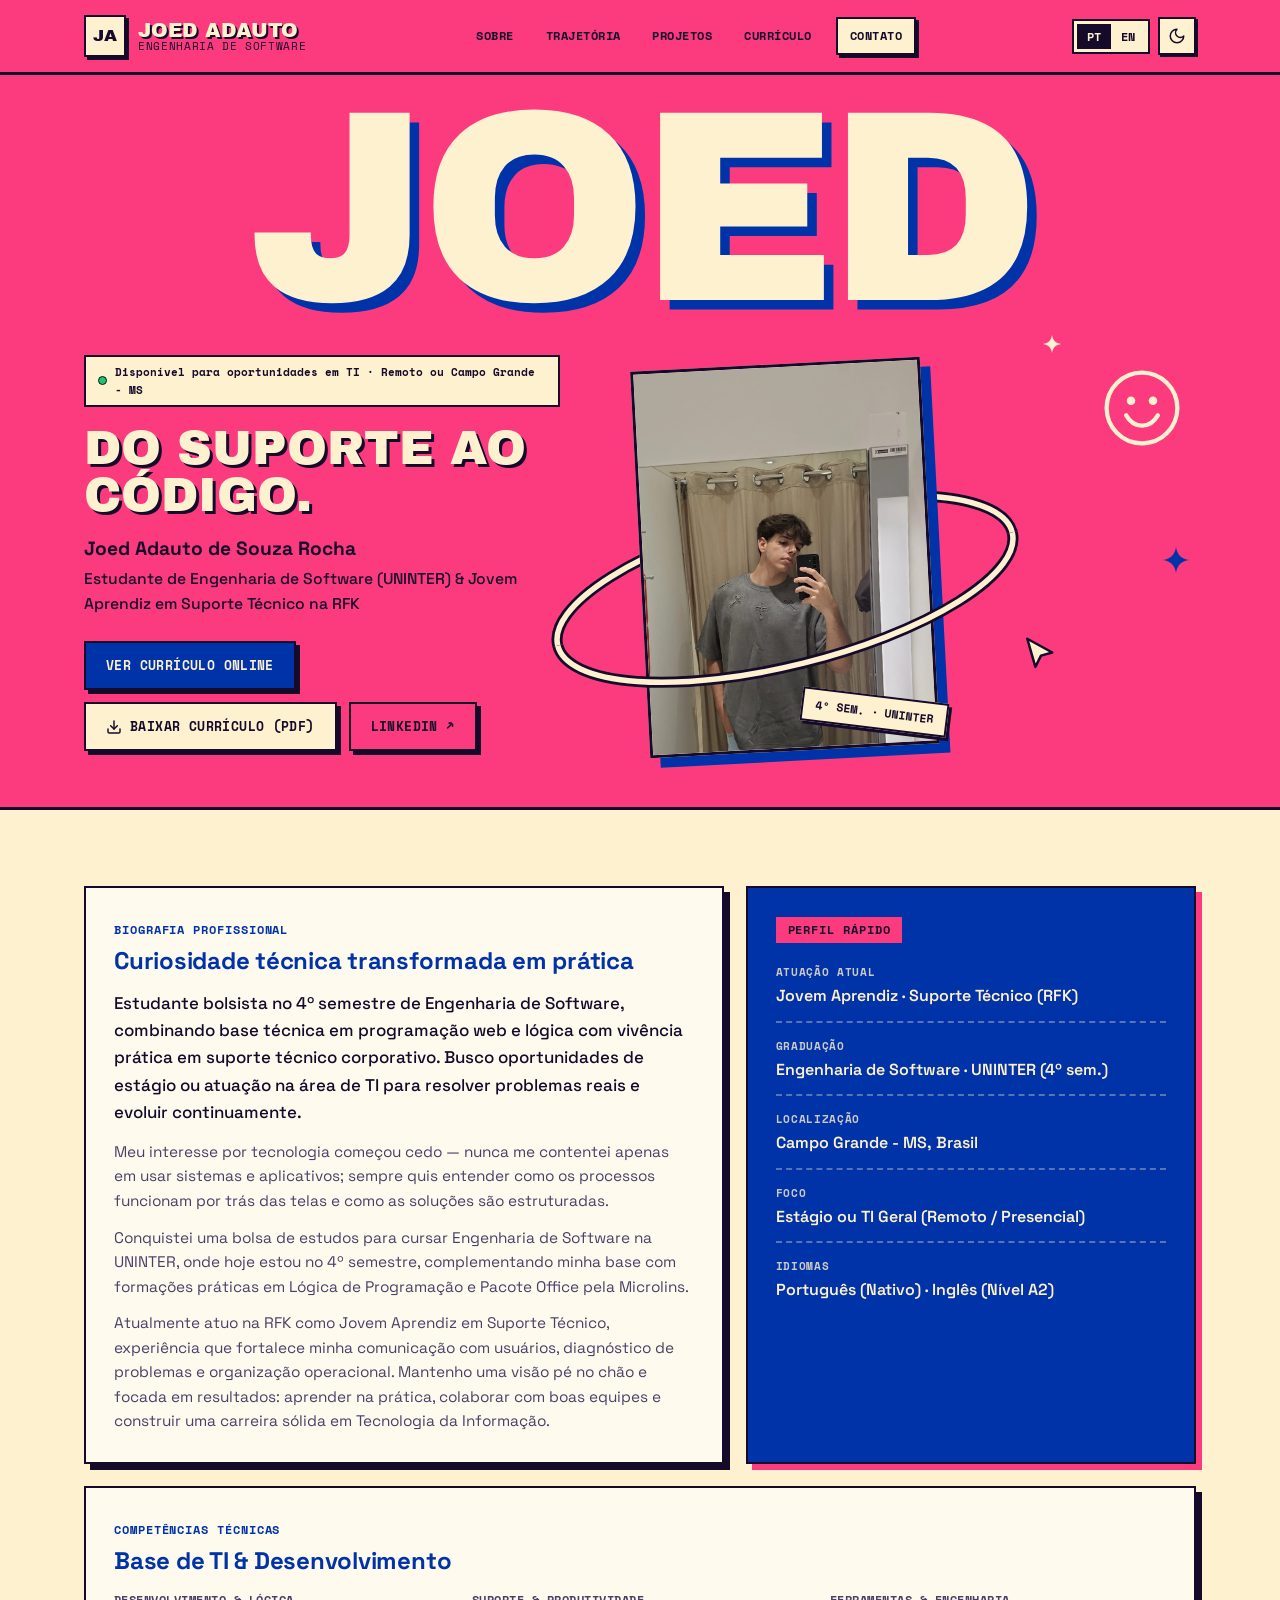
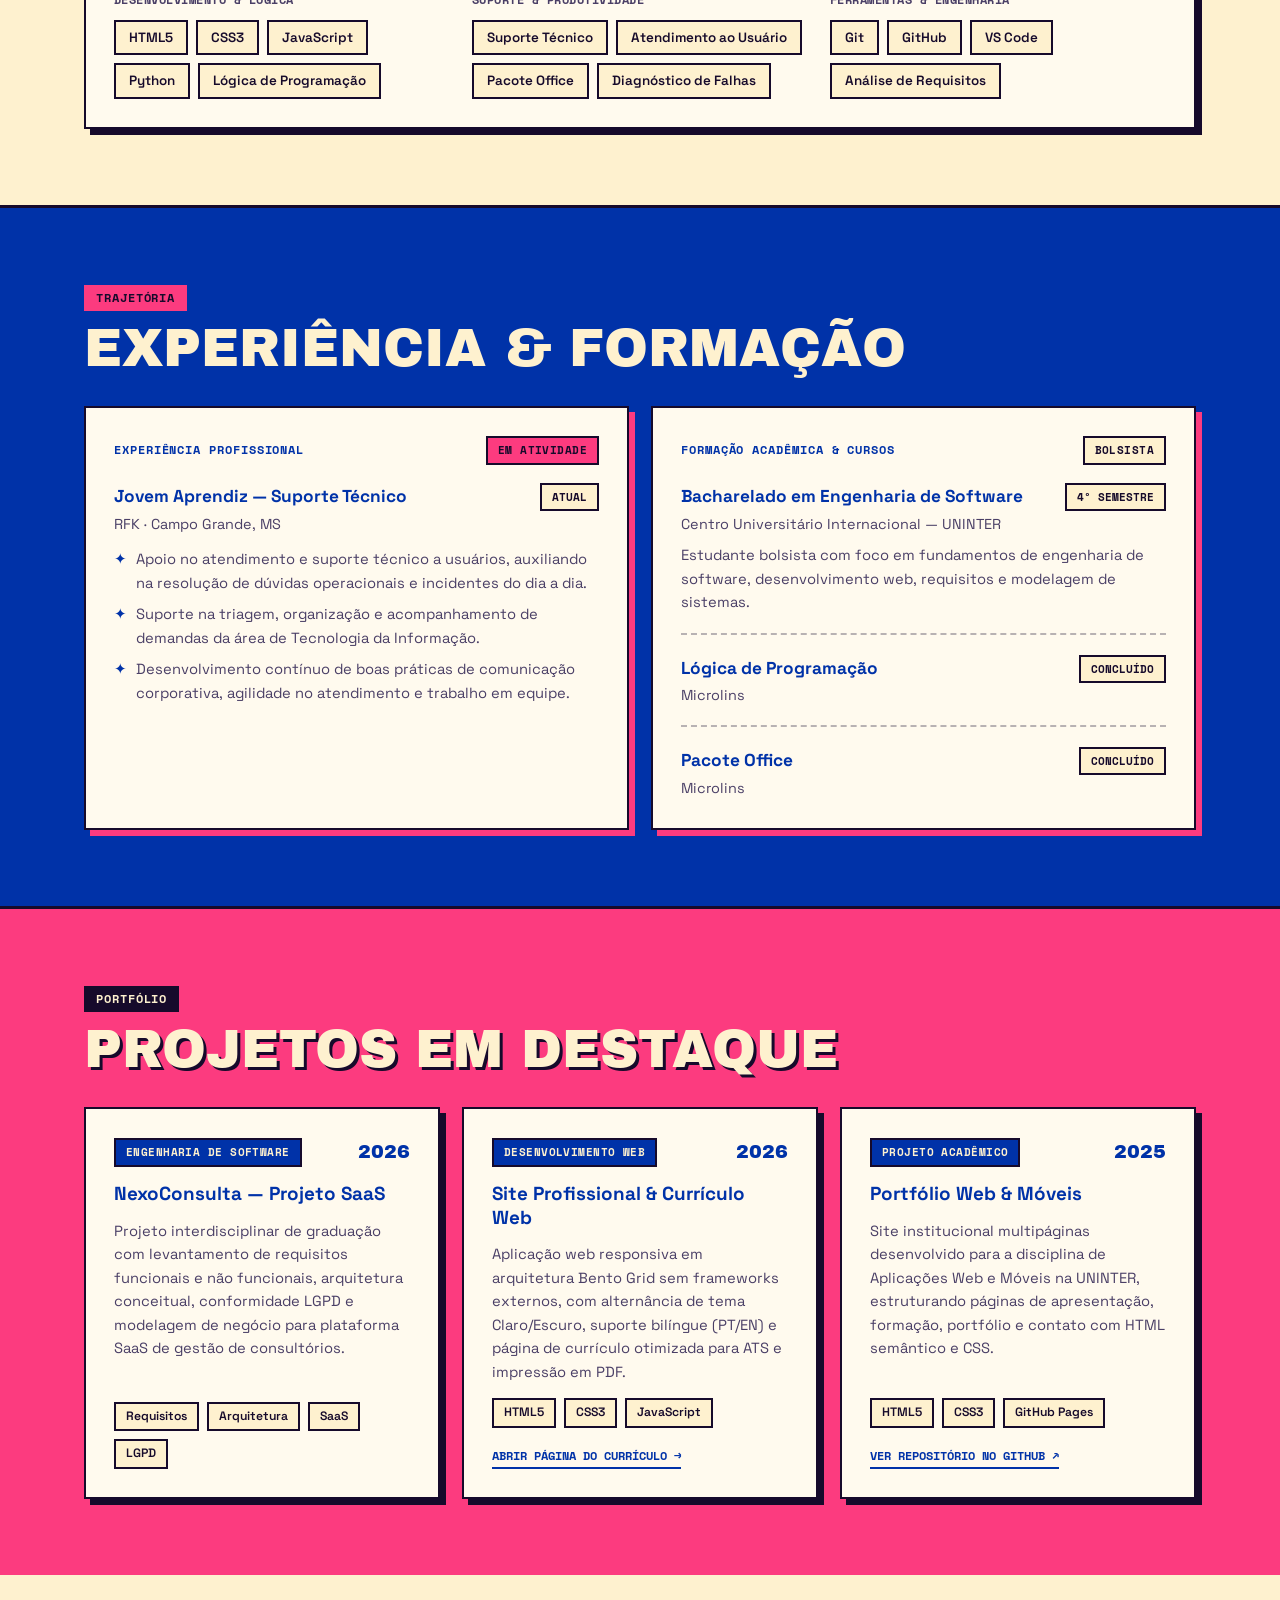
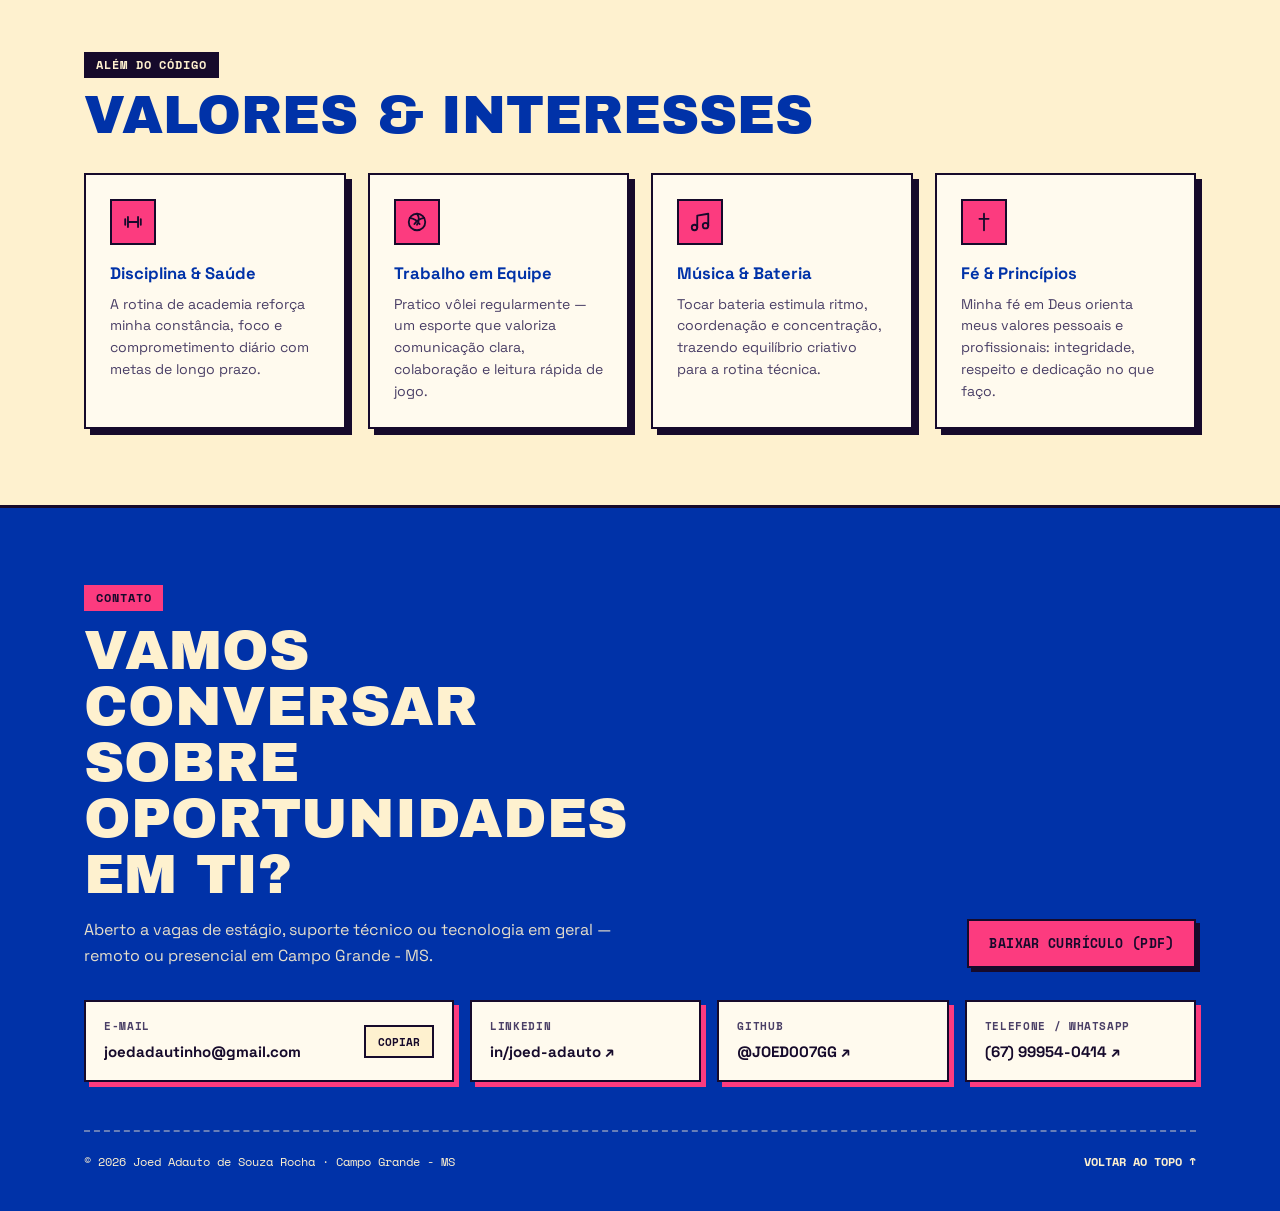
<file: index.html>
<!DOCTYPE html>
<html lang="pt-BR" data-theme="light">
<head>
  <meta charset="UTF-8" />
  <meta name="viewport" content="width=device-width, initial-scale=1.0" />
  <meta name="robots" content="noindex, nofollow" />
  <meta
    name="description"
    content="Joed Adauto de Souza Rocha — Estudante de Engenharia de Software (UNINTER) e Jovem Aprendiz em Suporte Técnico na RFK. Portfólio profissional, trajetória, projetos e currículo em TI."
  />
  <meta property="og:type" content="website" />
  <meta property="og:url" content="https://joed007gg.github.io/" />
  <meta property="og:title" content="Joed Adauto — Engenharia de Software & TI" />
  <meta
    property="og:description"
    content="Estudante de Engenharia de Software na UNINTER (4º semestre) e Jovem Aprendiz em Suporte Técnico na RFK. Conheça minha trajetória, projetos e currículo."
  />
  <meta property="og:image" content="https://joed007gg.github.io/assets/joed-perfil.jpeg" />
  <meta name="theme-color" content="#FC3B7F" />
  <link
    rel="icon"
    type="image/svg+xml"
    href="data:image/svg+xml,%3Csvg xmlns='http://www.w3.org/2000/svg' viewBox='0 0 64 64'%3E%3Crect width='64' height='64' rx='14' fill='%23FC3B7F'/%3E%3Ctext x='50%25' y='56%25' dominant-baseline='middle' text-anchor='middle' fill='%23FEF1CF' font-family='monospace' font-size='28' font-weight='700'%3EJA%3C/text%3E%3C/svg%3E"
  />
  <title>Joed Adauto — Engenharia de Software &amp; TI</title>

  <!-- Applies the saved/system theme before paint (no light flash in dark mode) -->
  <script>
    (function () {
      var t = null;
      try { t = localStorage.getItem('joed_prof_theme'); } catch (e) {}
      if (!t) t = window.matchMedia && matchMedia('(prefers-color-scheme: dark)').matches ? 'dark' : 'light';
      document.documentElement.setAttribute('data-theme', t);
      document.documentElement.classList.add('js');
    })();
  </script>

  <!-- Google Fonts -->
  <link rel="preconnect" href="https://fonts.googleapis.com" />
  <link rel="preconnect" href="https://fonts.gstatic.com" crossorigin />
  <link
    href="https://fonts.googleapis.com/css2?family=Archivo+Black&family=Space+Grotesk:wght@400;500;600;700&family=Space+Mono:wght@400;700&display=swap"
    rel="stylesheet"
  />

  <link rel="stylesheet" href="style.css" />
</head>
<body>
  <!-- Sticky Navigation -->
  <header class="site-header" id="inicio">
    <div class="container header-inner">
      <a href="#inicio" class="brand" aria-label="Início - Joed Adauto">
        <span class="brand-mark" aria-hidden="true">JA</span>
        <span class="brand-text">
          <span class="brand-name">Joed Adauto</span>
          <span class="brand-role" data-i18n="brand.role">Engenharia de Software</span>
        </span>
      </a>

      <nav class="main-nav" id="mainNav" aria-label="Navegação principal">
        <a href="#sobre" class="nav-link" data-i18n="nav.about">Sobre</a>
        <a href="#trajetoria" class="nav-link" data-i18n="nav.experience">Trajetória</a>
        <a href="#projetos" class="nav-link" data-i18n="nav.projects">Projetos</a>
        <a href="curriculo.html" class="nav-link" data-i18n="nav.resume">Currículo</a>
        <a href="#contato" class="nav-link nav-link--cta" data-i18n="nav.contact">Contato</a>
      </nav>

      <div class="header-actions">
        <!-- Language Toggle PT / EN -->
        <div class="lang-toggle" role="group" aria-label="Alternar idioma" data-i18n-aria="lang.aria">
          <button type="button" class="lang-btn is-active" data-lang="pt" aria-pressed="true" title="Português (Brasil)">
            PT
          </button>
          <button type="button" class="lang-btn" data-lang="en" aria-pressed="false" title="English">
            EN
          </button>
        </div>

        <!-- Theme Toggle Light / Dark -->
        <button
          type="button"
          class="icon-btn"
          id="themeToggle"
          aria-label="Alternar tema claro e escuro"
          data-i18n-aria="theme.aria"
          title="Alternar tema"
        >
          <svg class="icon-sun" viewBox="0 0 24 24" fill="none" stroke="currentColor" stroke-width="2" stroke-linecap="round" stroke-linejoin="round" aria-hidden="true">
            <circle cx="12" cy="12" r="4" />
            <path d="M12 2v2M12 20v2M4.93 4.93l1.41 1.41M17.66 17.66l1.41 1.41M2 12h2M20 12h2M6.34 17.66l-1.41 1.41M19.07 4.93l-1.41 1.41" />
          </svg>
          <svg class="icon-moon" viewBox="0 0 24 24" fill="none" stroke="currentColor" stroke-width="2" stroke-linecap="round" stroke-linejoin="round" aria-hidden="true">
            <path d="M12 3a6 6 0 0 0 9 9 9 9 0 1 1-9-9Z" />
          </svg>
        </button>

        <!-- Mobile Menu Button -->
        <button
          type="button"
          class="menu-toggle"
          id="menuToggle"
          aria-expanded="false"
          aria-controls="mainNav"
          aria-label="Abrir menu"
          data-i18n-aria="nav.menuAria"
        >
          <span class="menu-line"></span>
          <span class="menu-line"></span>
          <span class="menu-line"></span>
        </button>
      </div>
    </div>
  </header>

  <main class="main-content">
    <!-- HERO -->
    <section class="hero">
      <div class="container hero-inner">
        <p class="hero-word" aria-hidden="true">JOED</p>

        <div class="hero-grid">
          <div class="hero-copy">
            <div class="status-pill">
              <span class="status-dot" aria-hidden="true"></span>
              <span data-i18n="hero.status">Disponível para oportunidades em TI · Remoto ou Campo Grande - MS</span>
            </div>
            <p class="hero-slogan" data-i18n="hero.slogan">Do suporte ao código.</p>
            <h1 class="hero-name">Joed Adauto de Souza Rocha</h1>
            <p class="hero-headline" data-i18n="hero.headline">
              Estudante de Engenharia de Software (UNINTER) &amp; Jovem Aprendiz em Suporte Técnico na RFK
            </p>

            <div class="hero-cta">
              <a href="curriculo.html" class="btn btn--primary" data-i18n="hero.ctaViewCv">
                Ver Currículo Online
              </a>
              <a
                href="assets/Curriculo_Joed_Adauto_TI.pdf"
                download="Curriculo_Joed_Adauto_TI.pdf"
                class="btn btn--secondary"
              >
                <svg viewBox="0 0 24 24" fill="none" stroke="currentColor" stroke-width="2.2" stroke-linecap="round" stroke-linejoin="round" aria-hidden="true">
                  <path d="M21 15v4a2 2 0 0 1-2 2H5a2 2 0 0 1-2-2v-4" />
                  <polyline points="7 10 12 15 17 10" />
                  <line x1="12" y1="15" x2="12" y2="3" />
                </svg>
                <span data-i18n="hero.ctaDownloadCv">Baixar Currículo (PDF)</span>
              </a>
              <a
                href="https://www.linkedin.com/in/joed-adauto-64238635b/"
                target="_blank"
                rel="noopener noreferrer"
                class="btn btn--ghost"
              >
                LinkedIn ↗
              </a>
            </div>
          </div>

          <div class="hero-photo">
            <!-- Anel estilo Saturno: a metade de trás fica atrás da foto, só a da frente cruza por cima -->
            <svg class="orbit orbit--back" viewBox="0 0 400 200" aria-hidden="true">
              <path d="M10 100 A190 62 0 0 1 390 100" fill="none" stroke="var(--ink)" stroke-width="9" />
              <path d="M10 100 A190 62 0 0 1 390 100" fill="none" stroke="currentColor" stroke-width="4.5" />
            </svg>
            <div class="photo-frame">
              <img
                src="assets/joed-perfil.jpeg"
                alt="Foto profissional de Joed Adauto"
                class="avatar-img"
                width="899"
                height="1599"
              />
            </div>
            <svg class="orbit orbit--front" viewBox="0 0 400 200" aria-hidden="true">
              <path d="M10 100 A190 62 0 0 0 390 100" fill="none" stroke="var(--ink)" stroke-width="9" />
              <path d="M10 100 A190 62 0 0 0 390 100" fill="none" stroke="currentColor" stroke-width="4.5" />
            </svg>
            <span class="sticker" data-i18n="hero.sticker">4º sem. · UNINTER</span>
          </div>

          <div class="hero-deco" aria-hidden="true">
            <svg class="deco-smiley" viewBox="0 0 64 64">
              <circle cx="32" cy="32" r="29" fill="none" stroke="currentColor" stroke-width="3.5" />
              <circle cx="23" cy="26" r="3.5" fill="currentColor" />
              <circle cx="41" cy="26" r="3.5" fill="currentColor" />
              <path d="M19 38c3.5 6 8 8.5 13 8.5S41.5 44 45 38" fill="none" stroke="currentColor" stroke-width="3.5" stroke-linecap="round" />
            </svg>
            <svg class="deco-cursor" viewBox="0 0 32 32">
              <path d="M5 3l20 11-9 2.5-4.5 9z" fill="currentColor" stroke="var(--ink)" stroke-width="2" stroke-linejoin="round" />
            </svg>
            <svg class="deco-spark deco-spark--1" viewBox="0 0 24 24">
              <path d="M12 0c1 7 5 11 12 12-7 1-11 5-12 12-1-7-5-11-12-12 7-1 11-5 12-12z" fill="currentColor" />
            </svg>
            <svg class="deco-spark deco-spark--2" viewBox="0 0 24 24">
              <path d="M12 0c1 7 5 11 12 12-7 1-11 5-12 12-1-7-5-11-12-12 7-1 11-5 12-12z" fill="currentColor" />
            </svg>
          </div>
        </div>
      </div>
    </section>

    <!-- SECTION 1: ABOUT -->
    <section class="section section--paper" id="sobre">
      <div class="container">
        <div class="bento-grid">
          <!-- Biography -->
          <article class="bento-card span-7 reveal">
            <span class="card-eyebrow" data-i18n="about.eyebrow">BIOGRAFIA PROFISSIONAL</span>
            <h2 class="card-heading" data-i18n="about.title">Curiosidade técnica transformada em prática</h2>
            <p class="lead" data-i18n="hero.summary">
              Estudante bolsista no 4º semestre de Engenharia de Software, combinando base técnica em programação web e lógica com vivência prática em suporte técnico corporativo. Busco oportunidades de estágio ou atuação na área de TI para resolver problemas reais e evoluir continuamente.
            </p>
            <div class="prose">
              <p data-i18n="about.p1">
                Meu interesse por tecnologia começou cedo — nunca me contentei apenas em usar sistemas e aplicativos; sempre quis entender como os processos funcionam por trás das telas e como as soluções são estruturadas.
              </p>
              <p data-i18n="about.p2">
                Conquistei uma bolsa de estudos para cursar Engenharia de Software na UNINTER, onde hoje estou no 4º semestre, complementando minha base com formações práticas em Lógica de Programação e Pacote Office pela Microlins.
              </p>
              <p data-i18n="about.p3">
                Atualmente atuo na RFK como Jovem Aprendiz em Suporte Técnico, experiência que fortalece minha comunicação com usuários, diagnóstico de problemas e organização operacional. Mantenho uma visão pé no chão e focada em resultados: aprender na prática, colaborar com boas equipes e construir uma carreira sólida em Tecnologia da Informação.
              </p>
            </div>
          </article>

          <!-- Snapshot -->
          <aside class="bento-card bento-card--blue span-5 reveal">
            <span class="card-eyebrow" data-i18n="snapshot.eyebrow">PERFIL RÁPIDO</span>
            <dl class="snapshot-list">
              <div class="snapshot-item">
                <dt data-i18n="snapshot.currentLabel">Atuação Atual</dt>
                <dd data-i18n="snapshot.currentValue">Jovem Aprendiz · Suporte Técnico (RFK)</dd>
              </div>
              <div class="snapshot-item">
                <dt data-i18n="snapshot.educationLabel">Graduação</dt>
                <dd data-i18n="snapshot.educationValue">Engenharia de Software · UNINTER (4º sem.)</dd>
              </div>
              <div class="snapshot-item">
                <dt data-i18n="snapshot.locationLabel">Localização</dt>
                <dd data-i18n="snapshot.locationValue">Campo Grande - MS, Brasil</dd>
              </div>
              <div class="snapshot-item">
                <dt data-i18n="snapshot.goalLabel">Foco</dt>
                <dd data-i18n="snapshot.goalValue">Estágio ou TI Geral (Remoto / Presencial)</dd>
              </div>
              <div class="snapshot-item">
                <dt data-i18n="snapshot.languagesLabel">Idiomas</dt>
                <dd data-i18n="snapshot.languagesValue">Português (Nativo) · Inglês (Nível A2)</dd>
              </div>
            </dl>
          </aside>

          <!-- Technical Competencies -->
          <article class="bento-card span-12 reveal">
            <span class="card-eyebrow" data-i18n="skills.eyebrow">COMPETÊNCIAS TÉCNICAS</span>
            <h2 class="card-heading" data-i18n="skills.title">Base de TI &amp; Desenvolvimento</h2>

            <div class="skill-groups">
              <div class="skill-group">
                <h3 class="skill-group-title" data-i18n="skills.devTitle">Desenvolvimento &amp; Lógica</h3>
                <div class="pill-list">
                  <span class="pill">HTML5</span>
                  <span class="pill">CSS3</span>
                  <span class="pill">JavaScript</span>
                  <span class="pill">Python</span>
                  <span class="pill" data-i18n="skills.logic">Lógica de Programação</span>
                </div>
              </div>

              <div class="skill-group">
                <h3 class="skill-group-title" data-i18n="skills.supportTitle">Suporte &amp; Produtividade</h3>
                <div class="pill-list">
                  <span class="pill" data-i18n="skills.support">Suporte Técnico</span>
                  <span class="pill" data-i18n="skills.userHelp">Atendimento ao Usuário</span>
                  <span class="pill" data-i18n="skills.office">Pacote Office</span>
                  <span class="pill" data-i18n="skills.troubleshooting">Diagnóstico de Falhas</span>
                </div>
              </div>

              <div class="skill-group">
                <h3 class="skill-group-title" data-i18n="skills.toolsTitle">Ferramentas &amp; Engenharia</h3>
                <div class="pill-list">
                  <span class="pill">Git</span>
                  <span class="pill">GitHub</span>
                  <span class="pill">VS Code</span>
                  <span class="pill" data-i18n="skills.requirements">Análise de Requisitos</span>
                </div>
              </div>
            </div>
          </article>
        </div>
      </div>
    </section>

    <!-- SECTION 2: EXPERIENCE & EDUCATION -->
    <section class="section section--band" id="trajetoria">
      <div class="container">
        <div class="section-header reveal">
          <span class="section-eyebrow" data-i18n="exp.eyebrow">TRAJETÓRIA</span>
          <h2 class="section-title" data-i18n="exp.title">Experiência &amp; Formação</h2>
        </div>

        <div class="bento-grid">
          <article class="bento-card span-6 reveal">
            <div class="card-header-row">
              <span class="card-eyebrow" data-i18n="exp.workEyebrow">EXPERIÊNCIA PROFISSIONAL</span>
              <span class="badge badge--accent" data-i18n="exp.currentBadge">Em atividade</span>
            </div>

            <div class="timeline">
              <div class="timeline-item">
                <div class="timeline-top">
                  <div>
                    <h3 class="timeline-role" data-i18n="exp.rfkRole">Jovem Aprendiz — Suporte Técnico</h3>
                    <p class="timeline-org">RFK · Campo Grande, MS</p>
                  </div>
                  <span class="timeline-date" data-i18n="exp.rfkDate">Atual</span>
                </div>
                <ul class="timeline-bullets">
                  <li data-i18n="exp.rfkB1">
                    Apoio no atendimento e suporte técnico a usuários, auxiliando na resolução de dúvidas operacionais e incidentes do dia a dia.
                  </li>
                  <li data-i18n="exp.rfkB2">
                    Suporte na triagem, organização e acompanhamento de demandas da área de Tecnologia da Informação.
                  </li>
                  <li data-i18n="exp.rfkB3">
                    Desenvolvimento contínuo de boas práticas de comunicação corporativa, agilidade no atendimento e trabalho em equipe.
                  </li>
                </ul>
              </div>
            </div>
          </article>

          <article class="bento-card span-6 reveal">
            <div class="card-header-row">
              <span class="card-eyebrow" data-i18n="edu.eyebrow">FORMAÇÃO ACADÊMICA &amp; CURSOS</span>
              <span class="badge" data-i18n="edu.scholarshipBadge">Bolsista</span>
            </div>

            <div class="timeline">
              <div class="timeline-item">
                <div class="timeline-top">
                  <div>
                    <h3 class="timeline-role" data-i18n="edu.uninterDegree">Bacharelado em Engenharia de Software</h3>
                    <p class="timeline-org">Centro Universitário Internacional — UNINTER</p>
                  </div>
                  <span class="timeline-date" data-i18n="edu.uninterDate">4º Semestre</span>
                </div>
                <p class="timeline-desc" data-i18n="edu.uninterDesc">
                  Estudante bolsista com foco em fundamentos de engenharia de software, desenvolvimento web, requisitos e modelagem de sistemas.
                </p>
              </div>

              <div class="timeline-item">
                <div class="timeline-top">
                  <div>
                    <h3 class="timeline-role" data-i18n="edu.logicCourse">Lógica de Programação</h3>
                    <p class="timeline-org">Microlins</p>
                  </div>
                  <span class="timeline-date" data-i18n="edu.completed">Concluído</span>
                </div>
              </div>

              <div class="timeline-item">
                <div class="timeline-top">
                  <div>
                    <h3 class="timeline-role" data-i18n="edu.officeCourse">Pacote Office</h3>
                    <p class="timeline-org">Microlins</p>
                  </div>
                  <span class="timeline-date" data-i18n="edu.completed2">Concluído</span>
                </div>
              </div>
            </div>
          </article>
        </div>
      </div>
    </section>

    <!-- SECTION 3: PROJECTS -->
    <section class="section section--pink" id="projetos">
      <div class="container">
        <div class="section-header reveal">
          <span class="section-eyebrow" data-i18n="projects.eyebrow">PORTFÓLIO</span>
          <h2 class="section-title" data-i18n="projects.title">Projetos em Destaque</h2>
        </div>

        <div class="bento-grid">
          <article class="bento-card bento-card--project span-4 reveal">
            <div class="project-top">
              <span class="badge badge--subtle" data-i18n="projects.p1Tag">Engenharia de Software</span>
              <span class="project-year">2026</span>
            </div>
            <h3 class="project-title">NexoConsulta — Projeto SaaS</h3>
            <p class="project-desc" data-i18n="projects.p1Desc">
              Projeto interdisciplinar de graduação com levantamento de requisitos funcionais e não funcionais, arquitetura conceitual, conformidade LGPD e modelagem de negócio para plataforma SaaS de gestão de consultórios.
            </p>
            <div class="pill-list">
              <span class="pill pill--sm" data-i18n="projects.p1Tech1">Requisitos</span>
              <span class="pill pill--sm" data-i18n="projects.p1Tech2">Arquitetura</span>
              <span class="pill pill--sm">SaaS</span>
              <span class="pill pill--sm">LGPD</span>
            </div>
          </article>

          <article class="bento-card bento-card--project span-4 reveal">
            <div class="project-top">
              <span class="badge badge--subtle" data-i18n="projects.p2Tag">Desenvolvimento Web</span>
              <span class="project-year">2026</span>
            </div>
            <h3 class="project-title" data-i18n="projects.p2Title">Site Profissional &amp; Currículo Web</h3>
            <p class="project-desc" data-i18n="projects.p2Desc">
              Aplicação web responsiva em arquitetura Bento Grid sem frameworks externos, com alternância de tema Claro/Escuro, suporte bilíngue (PT/EN) e página de currículo otimizada para ATS e impressão em PDF.
            </p>
            <div class="pill-list">
              <span class="pill pill--sm">HTML5</span>
              <span class="pill pill--sm">CSS3</span>
              <span class="pill pill--sm">JavaScript</span>
            </div>
            <a href="curriculo.html" class="project-link" data-i18n="projects.p2Link">
              Abrir página do currículo →
            </a>
          </article>

          <article class="bento-card bento-card--project span-4 reveal">
            <div class="project-top">
              <span class="badge badge--subtle" data-i18n="projects.p3Tag">Projeto Acadêmico</span>
              <span class="project-year">2025</span>
            </div>
            <h3 class="project-title" data-i18n="projects.p3Title">Portfólio Web &amp; Móveis</h3>
            <p class="project-desc" data-i18n="projects.p3Desc">
              Site institucional multipáginas desenvolvido para a disciplina de Aplicações Web e Móveis na UNINTER, estruturando páginas de apresentação, formação, portfólio e contato com HTML semântico e CSS.
            </p>
            <div class="pill-list">
              <span class="pill pill--sm">HTML5</span>
              <span class="pill pill--sm">CSS3</span>
              <span class="pill pill--sm">GitHub Pages</span>
            </div>
            <a
              href="https://github.com/JOED007GG/aplicacoes-web-e-moveis"
              target="_blank"
              rel="noopener noreferrer"
              class="project-link"
              data-i18n="projects.p3Link"
            >
              Ver repositório no GitHub ↗
            </a>
          </article>
        </div>
      </div>
    </section>

    <!-- SECTION 4: VALUES & INTERESTS -->
    <section class="section section--paper" id="interesses">
      <div class="container">
        <div class="section-header reveal">
          <span class="section-eyebrow" data-i18n="values.eyebrow">ALÉM DO CÓDIGO</span>
          <h2 class="section-title" data-i18n="values.title">Valores &amp; Interesses</h2>
        </div>

        <div class="bento-grid">
          <article class="bento-card bento-card--mini span-3 reveal">
            <div class="mini-icon" aria-hidden="true">
              <svg viewBox="0 0 24 24" fill="none" stroke="currentColor" stroke-width="2" stroke-linecap="round" stroke-linejoin="round">
                <path d="M6.5 6.5v11M17.5 6.5v11M3.5 9v6M20.5 9v6M6.5 12h11" />
              </svg>
            </div>
            <h3 class="mini-title" data-i18n="values.v1Title">Disciplina &amp; Saúde</h3>
            <p class="mini-desc" data-i18n="values.v1Desc">
              A rotina de academia reforça minha constância, foco e comprometimento diário com metas de longo prazo.
            </p>
          </article>

          <article class="bento-card bento-card--mini span-3 reveal">
            <div class="mini-icon" aria-hidden="true">
              <svg viewBox="0 0 24 24" fill="none" stroke="currentColor" stroke-width="2" stroke-linecap="round" stroke-linejoin="round">
                <circle cx="12" cy="12" r="9" />
                <path d="M12 3c2.5 3.5 2.5 8 0 12M4.2 7.5c4.2.8 8.2 3 10.6 6.8M19.8 7.5c-4.2.8-8.2 3-10.6 6.8" />
              </svg>
            </div>
            <h3 class="mini-title" data-i18n="values.v2Title">Trabalho em Equipe</h3>
            <p class="mini-desc" data-i18n="values.v2Desc">
              Pratico vôlei regularmente — um esporte que valoriza comunicação clara, colaboração e leitura rápida de jogo.
            </p>
          </article>

          <article class="bento-card bento-card--mini span-3 reveal">
            <div class="mini-icon" aria-hidden="true">
              <svg viewBox="0 0 24 24" fill="none" stroke="currentColor" stroke-width="2" stroke-linecap="round" stroke-linejoin="round">
                <path d="M9 18V5l12-2v13" />
                <circle cx="6" cy="18" r="3" />
                <circle cx="18" cy="16" r="3" />
              </svg>
            </div>
            <h3 class="mini-title" data-i18n="values.v3Title">Música &amp; Bateria</h3>
            <p class="mini-desc" data-i18n="values.v3Desc">
              Tocar bateria estimula ritmo, coordenação e concentração, trazendo equilíbrio criativo para a rotina técnica.
            </p>
          </article>

          <article class="bento-card bento-card--mini span-3 reveal">
            <div class="mini-icon" aria-hidden="true">
              <svg viewBox="0 0 24 24" fill="none" stroke="currentColor" stroke-width="2" stroke-linecap="round" stroke-linejoin="round">
                <path d="M12 3v18M7 8.5h10" />
              </svg>
            </div>
            <h3 class="mini-title" data-i18n="values.v4Title">Fé &amp; Princípios</h3>
            <p class="mini-desc" data-i18n="values.v4Desc">
              Minha fé em Deus orienta meus valores pessoais e profissionais: integridade, respeito e dedicação no que faço.
            </p>
          </article>
        </div>
      </div>
    </section>
  </main>

  <!-- FOOTER & CONTACT -->
  <footer class="site-footer" id="contato">
    <div class="container">
      <div class="contact-header reveal">
        <div>
          <span class="section-eyebrow" data-i18n="contact.eyebrow">CONTATO</span>
          <h2 class="contact-title" data-i18n="contact.title">Vamos conversar sobre oportunidades em TI?</h2>
          <p class="contact-subtitle" data-i18n="contact.subtitle">
            Aberto a vagas de estágio, suporte técnico ou tecnologia em geral — remoto ou presencial em Campo Grande - MS.
          </p>
        </div>
        <a
          href="assets/Curriculo_Joed_Adauto_TI.pdf"
          download="Curriculo_Joed_Adauto_TI.pdf"
          class="btn btn--primary"
          data-i18n="contact.cvCta"
        >
          Baixar Currículo (PDF)
        </a>
      </div>

      <div class="contact-grid reveal">
        <div class="contact-tile contact-tile--email">
          <a href="mailto:joedadautinho@gmail.com" class="contact-link">
            <span class="contact-label">E-mail</span>
            <span class="contact-value">joedadautinho@gmail.com</span>
          </a>
          <button
            type="button"
            class="copy-btn"
            id="copyEmailBtn"
            data-email="joedadautinho@gmail.com"
            data-i18n="contact.copy"
            aria-label="Copiar e-mail"
          >
            Copiar
          </button>
        </div>

        <a
          href="https://www.linkedin.com/in/joed-adauto-64238635b/"
          target="_blank"
          rel="noopener noreferrer"
          class="contact-tile"
        >
          <span class="contact-label">LinkedIn</span>
          <span class="contact-value">in/joed-adauto ↗</span>
        </a>

        <a
          href="https://github.com/JOED007GG"
          target="_blank"
          rel="noopener noreferrer"
          class="contact-tile"
        >
          <span class="contact-label">GitHub</span>
          <span class="contact-value">@JOED007GG ↗</span>
        </a>

        <a
          href="https://wa.me/5567999540414"
          target="_blank"
          rel="noopener noreferrer"
          class="contact-tile"
        >
          <span class="contact-label" data-i18n="contact.phoneLabel">Telefone / WhatsApp</span>
          <span class="contact-value">(67) 99954-0414 ↗</span>
        </a>
      </div>

      <div class="footer-bottom">
        <p class="copyright" data-i18n="footer.copy">
          © 2026 Joed Adauto de Souza Rocha · Campo Grande - MS
        </p>
        <a href="#inicio" class="back-to-top" data-i18n="footer.top">Voltar ao topo ↑</a>
      </div>
    </div>
  </footer>

  <script src="script.js"></script>
</body>
</html>
</file>
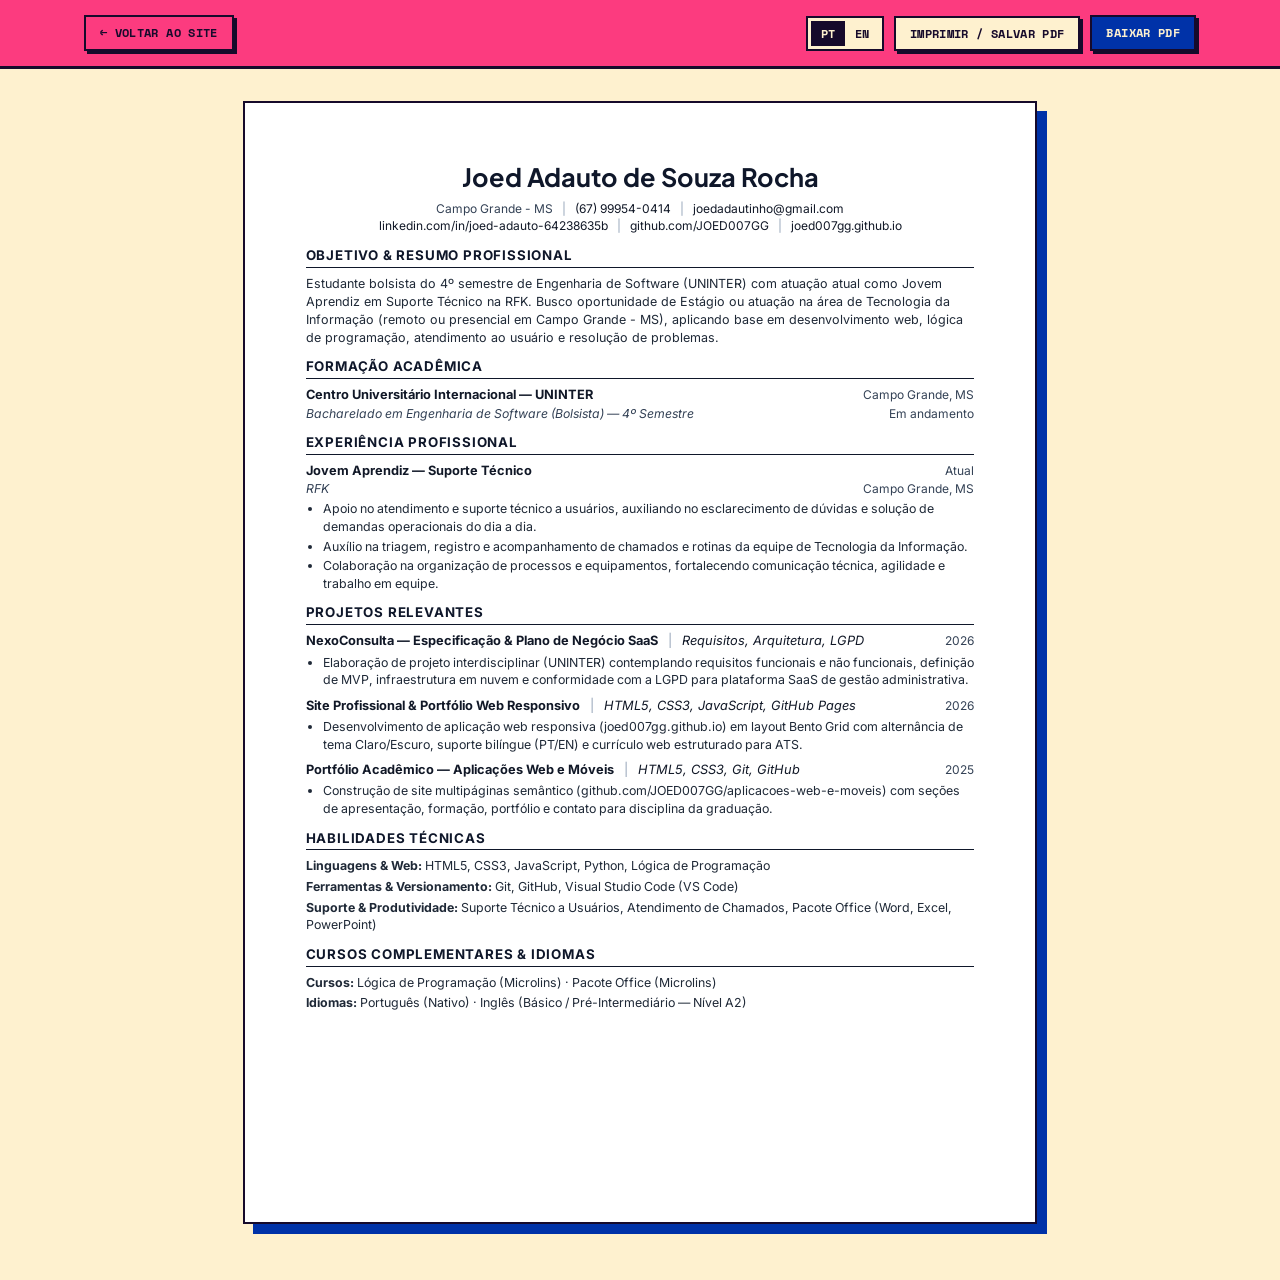
<file: curriculo.html>
<!DOCTYPE html>
<html lang="pt-BR" data-theme="light">
<head>
  <meta charset="UTF-8" />
  <meta name="viewport" content="width=device-width, initial-scale=1.0" />
  <meta name="robots" content="noindex, nofollow" />
  <meta
    name="description"
    content="Currículo profissional de Joed Adauto de Souza Rocha — Área de TI, Engenharia de Software (UNINTER) e Suporte Técnico (RFK). Padrão Jake's Resume 100% ATS."
  />
  <title>Currículo — Joed Adauto de Souza Rocha</title>
  <link
    rel="icon"
    type="image/svg+xml"
    href="data:image/svg+xml,%3Csvg xmlns='http://www.w3.org/2000/svg' viewBox='0 0 64 64'%3E%3Crect width='64' height='64' rx='14' fill='%23FC3B7F'/%3E%3Ctext x='50%25' y='56%25' dominant-baseline='middle' text-anchor='middle' fill='%23FEF1CF' font-family='monospace' font-size='28' font-weight='700'%3EJA%3C/text%3E%3C/svg%3E"
  />
  <meta name="theme-color" content="#FC3B7F" />
  <script>
    (function () {
      var t = null;
      try { t = localStorage.getItem('joed_prof_theme'); } catch (e) {}
      if (!t) t = window.matchMedia && matchMedia('(prefers-color-scheme: dark)').matches ? 'dark' : 'light';
      document.documentElement.setAttribute('data-theme', t);
      document.documentElement.classList.add('js');
    })();
  </script>
  <link rel="preconnect" href="https://fonts.googleapis.com" />
  <link rel="preconnect" href="https://fonts.gstatic.com" crossorigin />
  <link
    href="https://fonts.googleapis.com/css2?family=Inter:wght@400;500;600;700&family=Plus+Jakarta+Sans:wght@600;700&family=Archivo+Black&family=Space+Grotesk:wght@400;500;600;700&family=Space+Mono:wght@400;700&display=swap"
    rel="stylesheet"
  />
  <link rel="stylesheet" href="style.css" />
</head>
<body class="cv-page">
  <!-- Top Action Bar (hidden on print) -->
  <header class="cv-toolbar no-print">
    <div class="container cv-toolbar-inner">
      <a href="index.html" class="btn btn--ghost btn--sm" data-i18n="cv.back">
        ← Voltar ao Site
      </a>

      <div class="cv-toolbar-actions">
        <div class="lang-toggle" role="group" aria-label="Alternar idioma">
          <button type="button" class="lang-btn is-active" data-lang="pt" aria-pressed="true">PT</button>
          <button type="button" class="lang-btn" data-lang="en" aria-pressed="false">EN</button>
        </div>

        <button type="button" class="btn btn--secondary btn--sm" id="printCvBtn" data-i18n="cv.print">
          Imprimir / Salvar PDF
        </button>

        <a
          href="assets/Curriculo_Joed_Adauto_TI.pdf"
          download="Curriculo_Joed_Adauto_TI.pdf"
          class="btn btn--primary btn--sm"
          data-i18n="cv.download"
        >
          Baixar PDF
        </a>
      </div>
    </div>
  </header>

  <!-- Jake's Resume Sheet (100% ATS, Single Column, 1 Page) -->
  <main class="cv-wrapper">
    <article class="resume-sheet" aria-label="Currículo de Joed Adauto de Souza Rocha">
      <!-- Header -->
      <header class="resume-header">
        <h1 class="resume-name">Joed Adauto de Souza Rocha</h1>
        <p class="resume-meta">
          <span>Campo Grande - MS</span>
          <span class="sep">|</span>
          <a href="tel:+5567999540414">(67) 99954-0414</a>
          <span class="sep">|</span>
          <a href="mailto:joedadautinho@gmail.com">joedadautinho@gmail.com</a>
        </p>
        <p class="resume-meta">
          <a href="https://www.linkedin.com/in/joed-adauto-64238635b/" target="_blank" rel="noopener noreferrer">linkedin.com/in/joed-adauto-64238635b</a>
          <span class="sep">|</span>
          <a href="https://github.com/JOED007GG" target="_blank" rel="noopener noreferrer">github.com/JOED007GG</a>
          <span class="sep">|</span>
          <a href="https://joed007gg.github.io/" target="_blank" rel="noopener noreferrer">joed007gg.github.io</a>
        </p>
      </header>

      <!-- Objective / Summary -->
      <section class="resume-section">
        <h2 class="resume-section-title" data-i18n="cv.objTitle">Objetivo &amp; Resumo Profissional</h2>
        <p class="resume-text" data-i18n="cv.objText">
          Estudante bolsista do 4º semestre de Engenharia de Software (UNINTER) com atuação atual como Jovem Aprendiz em Suporte Técnico na RFK. Busco oportunidade de Estágio ou atuação na área de Tecnologia da Informação (remoto ou presencial em Campo Grande - MS), aplicando base em desenvolvimento web, lógica de programação, atendimento ao usuário e resolução de problemas.
        </p>
      </section>

      <!-- Education -->
      <section class="resume-section">
        <h2 class="resume-section-title" data-i18n="cv.eduTitle">Formação Acadêmica</h2>
        <div class="resume-entry">
          <div class="resume-row">
            <strong>Centro Universitário Internacional — UNINTER</strong>
            <span class="resume-right">Campo Grande, MS</span>
          </div>
          <div class="resume-row resume-sub">
            <em data-i18n="cv.eduDegree">Bacharelado em Engenharia de Software (Bolsista) — 4º Semestre</em>
            <span class="resume-right" data-i18n="cv.eduStatus">Em andamento</span>
          </div>
        </div>
      </section>

      <!-- Experience -->
      <section class="resume-section">
        <h2 class="resume-section-title" data-i18n="cv.expTitle">Experiência Profissional</h2>
        <div class="resume-entry">
          <div class="resume-row">
            <strong data-i18n="cv.expRole">Jovem Aprendiz — Suporte Técnico</strong>
            <span class="resume-right" data-i18n="cv.expDate">Atual</span>
          </div>
          <div class="resume-row resume-sub">
            <em>RFK</em>
            <span class="resume-right">Campo Grande, MS</span>
          </div>
          <ul class="resume-list">
            <li data-i18n="cv.expB1">
              Apoio no atendimento e suporte técnico a usuários, auxiliando no esclarecimento de dúvidas e solução de demandas operacionais do dia a dia.
            </li>
            <li data-i18n="cv.expB2">
              Auxílio na triagem, registro e acompanhamento de chamados e rotinas da equipe de Tecnologia da Informação.
            </li>
            <li data-i18n="cv.expB3">
              Colaboração na organização de processos e equipamentos, fortalecendo comunicação técnica, agilidade e trabalho em equipe.
            </li>
          </ul>
        </div>
      </section>

      <!-- Projects -->
      <section class="resume-section">
        <h2 class="resume-section-title" data-i18n="cv.projTitle">Projetos Relevantes</h2>

        <div class="resume-entry">
          <div class="resume-row">
            <span>
              <strong data-i18n="cv.p1Name">NexoConsulta — Especificação &amp; Plano de Negócio SaaS</strong>
              <span class="sep">|</span>
              <em data-i18n="cv.p1Stack">Requisitos, Arquitetura, LGPD</em>
            </span>
            <span class="resume-right">2026</span>
          </div>
          <ul class="resume-list">
            <li data-i18n="cv.p1B1">
              Elaboração de projeto interdisciplinar (UNINTER) contemplando requisitos funcionais e não funcionais, definição de MVP, infraestrutura em nuvem e conformidade com a LGPD para plataforma SaaS de gestão administrativa.
            </li>
          </ul>
        </div>

        <div class="resume-entry">
          <div class="resume-row">
            <span>
              <strong data-i18n="cv.p2Name">Site Profissional &amp; Portfólio Web Responsivo</strong>
              <span class="sep">|</span>
              <em>HTML5, CSS3, JavaScript, GitHub Pages</em>
            </span>
            <span class="resume-right">2026</span>
          </div>
          <ul class="resume-list">
            <li data-i18n="cv.p2B1">
              Desenvolvimento de aplicação web responsiva (joed007gg.github.io) em layout Bento Grid com alternância de tema Claro/Escuro, suporte bilíngue (PT/EN) e currículo web estruturado para ATS.
            </li>
          </ul>
        </div>

        <div class="resume-entry">
          <div class="resume-row">
            <span>
              <strong data-i18n="cv.p3Name">Portfólio Acadêmico — Aplicações Web e Móveis</strong>
              <span class="sep">|</span>
              <em>HTML5, CSS3, Git, GitHub</em>
            </span>
            <span class="resume-right">2025</span>
          </div>
          <ul class="resume-list">
            <li data-i18n="cv.p3B1">
              Construção de site multipáginas semântico (github.com/JOED007GG/aplicacoes-web-e-moveis) com seções de apresentação, formação, portfólio e contato para disciplina da graduação.
            </li>
          </ul>
        </div>
      </section>

      <!-- Technical Skills -->
      <section class="resume-section">
        <h2 class="resume-section-title" data-i18n="cv.skillsTitle">Habilidades Técnicas</h2>
        <div class="resume-skills">
          <p>
            <strong data-i18n="cv.skLangLabel">Linguagens &amp; Web:</strong>
            <span data-i18n="cv.skLangVal">HTML5, CSS3, JavaScript, Python, Lógica de Programação</span>
          </p>
          <p>
            <strong data-i18n="cv.skToolsLabel">Ferramentas &amp; Versionamento:</strong>
            <span>Git, GitHub, Visual Studio Code (VS Code)</span>
          </p>
          <p>
            <strong data-i18n="cv.skSupportLabel">Suporte &amp; Produtividade:</strong>
            <span data-i18n="cv.skSupportVal">Suporte Técnico a Usuários, Atendimento de Chamados, Pacote Office (Word, Excel, PowerPoint)</span>
          </p>
        </div>
      </section>

      <!-- Courses & Languages -->
      <section class="resume-section">
        <h2 class="resume-section-title" data-i18n="cv.extraTitle">Cursos Complementares &amp; Idiomas</h2>
        <div class="resume-skills">
          <p>
            <strong data-i18n="cv.coursesLabel">Cursos:</strong>
            <span data-i18n="cv.coursesVal">Lógica de Programação (Microlins) · Pacote Office (Microlins)</span>
          </p>
          <p>
            <strong data-i18n="cv.langsLabel">Idiomas:</strong>
            <span data-i18n="cv.langsVal">Português (Nativo) · Inglês (Básico / Pré-Intermediário — Nível A2)</span>
          </p>
        </div>
      </section>
    </article>
  </main>

  <script src="script.js"></script>
</body>
</html>
</file>
<file: style.css>
/* ==========================================================================
   Joed Adauto — Portfolio & Resume
   Visual: rosa #FC3B7F · creme #FEF1CF · azul #0032A8 (neo-brutalista / Y2K)
   Zero frameworks. O currículo (curriculo.html) continua branco e ATS.
   ========================================================================== */

:root {
  --pink: #FC3B7F;
  --cream: #FEF1CF;
  --blue: #0032A8;
  --ink: #160a2b;

  /* Light theme (padrão) */
  --page: var(--cream);
  --line: var(--ink);

  --hero-bg: var(--pink);
  --hero-word: var(--cream);
  --hero-text: var(--ink);

  --paper-bg: var(--cream);
  --paper-title: var(--blue);

  --band-bg: var(--blue);
  --band-text: var(--cream);

  --pinksec-bg: var(--pink);
  --pinksec-title: var(--cream);

  --card-bg: #fffaee;
  --card-text: var(--ink);
  --card-muted: #4a3f66;
  --card-head: var(--blue);
  --eyebrow: var(--blue);
  --link: var(--blue);

  --chip-bg: var(--cream);
  --chip-text: var(--ink);

  --shadow-c: var(--ink);
  --focus: var(--blue);

  --radius-lg: 22px;
  --radius-md: 14px;
  --radius-sm: 10px;

  --font-display: 'Archivo Black', 'Arial Black', 'Space Grotesk', sans-serif;
  --font-sans: 'Space Grotesk', -apple-system, BlinkMacSystemFont, 'Segoe UI', sans-serif;
  --font-mono: 'Space Mono', ui-monospace, SFMono-Regular, monospace;
}

[data-theme="dark"] {
  --page: #0a0f2e;
  --line: var(--cream);

  --hero-bg: #0a0f2e;
  --hero-word: var(--pink);
  --hero-text: var(--cream);

  --paper-bg: #0e1438;
  --paper-title: var(--pink);

  --band-bg: var(--blue);
  --band-text: var(--cream);

  --pinksec-bg: #170b2c;
  --pinksec-title: var(--pink);

  --card-bg: #141b47;
  --card-text: var(--cream);
  --card-muted: #cfc8e6;
  --card-head: var(--cream);
  --eyebrow: var(--pink);
  --link: var(--pink);

  --chip-bg: #1d2560;
  --chip-text: var(--cream);

  --shadow-c: var(--pink);
  --focus: var(--pink);
}

/* Base Reset */
*,
*::before,
*::after {
  box-sizing: border-box;
  margin: 0;
  padding: 0;
}

html {
  scroll-behavior: smooth;
  scroll-padding-top: 80px;
  -webkit-font-smoothing: antialiased;
}

body {
  background-color: var(--page);
  color: var(--card-text);
  font-family: var(--font-sans);
  font-size: 16px;
  line-height: 1.6;
  overflow-x: hidden;
  font-synthesis: none;
}

img {
  display: block;
  max-width: 100%;
}

a {
  color: inherit;
  text-decoration: none;
}

button {
  font-family: inherit;
  cursor: pointer;
}

:focus-visible {
  outline: 3px solid var(--focus);
  outline-offset: 3px;
}

.container {
  width: 100%;
  max-width: 1160px;
  margin: 0 auto;
  padding: 0 24px;
}

/* ==========================================================================
   Header & Navigation
   ========================================================================== */
.site-header {
  position: sticky;
  top: 0;
  z-index: 50;
  background: var(--hero-bg);
  color: var(--hero-text);
  border-bottom: 3px solid var(--line);
}

.header-inner {
  height: 72px;
  display: flex;
  align-items: center;
  justify-content: space-between;
  gap: 20px;
}

.brand {
  display: inline-flex;
  align-items: center;
  gap: 12px;
}

.brand-mark {
  width: 42px;
  height: 42px;
  border-radius: 0;
  background: var(--cream);
  color: var(--ink);
  border: 2.5px solid var(--ink);
  box-shadow: 3px 3px 0 var(--ink);
  font-family: var(--font-display);
  font-size: 1.05rem;
  font-weight: 700;
  display: grid;
  place-items: center;
}

.brand-text {
  display: flex;
  flex-direction: column;
  line-height: 1.1;
}

.brand-name {
  font-family: var(--font-display);
  font-weight: 700;
  font-size: 1.25rem;
  text-transform: uppercase;
  color: var(--cream);
  text-shadow: 2px 2px 0 var(--ink);
}

[data-theme="dark"] .brand-name {
  color: var(--pink);
  text-shadow: none;
}

.brand-role {
  font-family: var(--font-mono);
  font-size: 0.68rem;
  text-transform: uppercase;
  letter-spacing: 0.06em;
}

.main-nav {
  display: flex;
  align-items: center;
  gap: 4px;
}

.nav-link {
  padding: 7px 12px;
  border-radius: 0;
  border: 2px solid transparent;
  font-family: var(--font-mono);
  font-size: 0.76rem;
  font-weight: 700;
  text-transform: uppercase;
  letter-spacing: 0.04em;
  transition: background-color 0.15s ease, border-color 0.15s ease;
}

.nav-link:hover {
  border-color: var(--line);
}

.nav-link--cta {
  background: var(--chip-bg);
  color: var(--chip-text);
  border-color: var(--line);
  box-shadow: 3px 3px 0 var(--line);
  margin-left: 6px;
}

.nav-link--cta:hover {
  transform: translate(-1px, -1px);
  box-shadow: 4px 4px 0 var(--line);
}

.header-actions {
  display: flex;
  align-items: center;
  gap: 8px;
}

/* Language Toggle */
.lang-toggle {
  display: inline-flex;
  padding: 3px;
  border-radius: 0;
  background: var(--chip-bg);
  border: 2px solid var(--line);
}

.lang-btn {
  border: none;
  background: transparent;
  color: var(--chip-text);
  font-family: var(--font-mono);
  font-size: 0.72rem;
  font-weight: 700;
  padding: 4px 10px;
  border-radius: 0;
}

.lang-btn.is-active {
  background: var(--line);
  color: var(--page);
}

[data-theme="light"] .lang-btn.is-active {
  color: var(--cream);
}

/* Icon Button (Theme Toggle) */
.icon-btn,
.menu-toggle {
  width: 38px;
  height: 38px;
  border-radius: 0;
  border: 2px solid var(--line);
  background: var(--chip-bg);
  color: var(--chip-text);
  display: grid;
  place-items: center;
  box-shadow: 2px 2px 0 var(--line);
}

.icon-btn svg {
  width: 18px;
  height: 18px;
}

[data-theme="light"] .icon-sun {
  display: none;
}

[data-theme="dark"] .icon-moon {
  display: none;
}

.menu-toggle {
  display: none;
  align-items: center;
  justify-content: center;
  flex-direction: column;
  gap: 4px;
}

.menu-line {
  width: 16px;
  height: 2px;
  background: currentColor;
  border-radius: 2px;
}

/* ==========================================================================
   Buttons & Badges
   ========================================================================== */
.btn {
  --btn-bg: var(--blue);
  --btn-text: var(--cream);
  display: inline-flex;
  align-items: center;
  justify-content: center;
  gap: 8px;
  padding: 12px 20px;
  border-radius: 0;
  font-family: var(--font-mono);
  font-size: 0.82rem;
  font-weight: 700;
  text-transform: uppercase;
  letter-spacing: 0.03em;
  background: var(--btn-bg);
  color: var(--btn-text);
  border: 2.5px solid var(--line);
  box-shadow: 4px 4px 0 var(--line);
  transition: transform 0.12s ease, box-shadow 0.12s ease;
  white-space: nowrap;
}

.btn:hover {
  transform: translate(-2px, -2px);
  box-shadow: 6px 6px 0 var(--line);
}

.btn:active {
  transform: translate(2px, 2px);
  box-shadow: 1px 1px 0 var(--line);
}

.btn svg {
  width: 16px;
  height: 16px;
}

.btn--sm {
  padding: 7px 14px;
  font-size: 0.74rem;
  box-shadow: 3px 3px 0 var(--line);
}

[data-theme="dark"] .btn--primary {
  --btn-bg: var(--pink);
  --btn-text: var(--ink);
}

.btn--secondary {
  --btn-bg: var(--chip-bg);
  --btn-text: var(--chip-text);
}

.btn--ghost {
  --btn-bg: transparent;
  --btn-text: currentColor;
}

/* Primary buttons on blue backgrounds turn pink */
.section--band .btn--primary,
.site-footer .btn--primary {
  --btn-bg: var(--pink);
  --btn-text: var(--ink);
}

.badge {
  display: inline-flex;
  align-items: center;
  font-family: var(--font-mono);
  font-size: 0.68rem;
  font-weight: 700;
  text-transform: uppercase;
  letter-spacing: 0.04em;
  padding: 4px 10px;
  border-radius: 0;
  background: var(--chip-bg);
  color: var(--chip-text);
  border: 2px solid var(--line);
}

.badge--accent {
  background: var(--pink);
  color: var(--ink);
}

.badge--subtle {
  background: var(--blue);
  color: var(--cream);
}

[data-theme="dark"] .badge--subtle {
  background: var(--cream);
  color: var(--ink);
}

/* ==========================================================================
   Hero
   ========================================================================== */
.hero {
  background: var(--hero-bg);
  color: var(--hero-text);
  border-bottom: 3px solid var(--line);
  overflow: hidden;
}

.hero-inner {
  position: relative;
  padding-top: 18px;
  padding-bottom: 56px;
}

.hero-word {
  font-family: var(--font-display);
  font-weight: 700;
  font-size: min(24vw, 17rem);
  line-height: 0.86;
  letter-spacing: -0.03em;
  text-align: center;
  color: var(--hero-word);
  text-shadow: 0.035em 0.035em 0 var(--blue);
  user-select: none;
}

.hero-grid {
  position: relative;
  display: grid;
  grid-template-columns: minmax(0, 1.15fr) minmax(0, 0.95fr) minmax(0, 0.45fr);
  align-items: end;
  gap: 28px;
}

.hero-copy {
  position: relative;
  z-index: 2;
  padding-top: 28px;
}

.status-pill {
  display: inline-flex;
  align-items: center;
  gap: 8px;
  padding: 6px 12px;
  border-radius: 0;
  background: var(--chip-bg);
  color: var(--chip-text);
  border: 2px solid var(--line);
  font-family: var(--font-mono);
  font-size: 0.7rem;
  font-weight: 700;
  margin-bottom: 18px;
}

.status-dot {
  flex-shrink: 0;
  width: 9px;
  height: 9px;
  border-radius: 50%;
  background: #18c964;
  border: 1.5px solid var(--ink);
  animation: pulse 1.8s ease-in-out infinite;
}

@keyframes pulse {
  50% {
    transform: scale(1.35);
  }
}

.hero-slogan {
  font-family: var(--font-display);
  font-weight: 700;
  font-size: clamp(1.9rem, 3.8vw, 3rem);
  line-height: 0.98;
  text-transform: uppercase;
  color: var(--hero-word);
  text-shadow: 3px 3px 0 var(--ink);
  margin-bottom: 18px;
}

[data-theme="dark"] .hero-slogan {
  text-shadow: 3px 3px 0 var(--blue);
}

.hero-name {
  font-size: 1.2rem;
  font-weight: 700;
  line-height: 1.25;
}

.hero-headline {
  margin-top: 6px;
  font-size: 0.98rem;
  font-weight: 500;
  max-width: 44ch;
}

.hero-cta {
  display: flex;
  flex-wrap: wrap;
  gap: 12px;
  margin-top: 24px;
}

/* Photo + orbit + sticker */
.hero-photo {
  position: relative;
  z-index: 1;
  justify-self: center;
  width: min(100%, 290px);
  margin-top: clamp(-13rem, -14vw, -5rem);
}

.photo-frame {
  position: relative;
  aspect-ratio: 3 / 4;
  border-radius: 0;
  overflow: hidden;
  z-index: 1;
  border: 3px solid var(--ink);
  background: var(--cream);
  box-shadow: 10px 10px 0 var(--blue);
  transform: rotate(-3deg);
}

[data-theme="dark"] .photo-frame {
  border-color: var(--cream);
  box-shadow: 9px 9px 0 var(--pink);
}

.avatar-img {
  width: 100%;
  height: 100%;
  object-fit: cover;
  object-position: center 20%;
}

.orbit {
  position: absolute;
  left: 50%;
  top: 58%;
  width: 170%;
  transform: translate(-50%, -50%) rotate(-14deg);
  color: var(--hero-word);
  pointer-events: none;
  overflow: visible;
}

.orbit--back {
  z-index: 0;
}

.orbit--front {
  z-index: 2;
}

.sticker {
  position: absolute;
  z-index: 3;
  right: -18px;
  bottom: 22px;
  padding: 6px 12px;
  border-radius: 0;
  background: var(--cream);
  color: var(--ink);
  border: 2.5px solid var(--ink);
  box-shadow: 3px 3px 0 var(--ink);
  font-family: var(--font-mono);
  font-size: 0.72rem;
  font-weight: 700;
  text-transform: uppercase;
  transform: rotate(7deg);
  white-space: nowrap;
}

/* Decorations (smiley, cursor, sparkles) */
.hero-deco {
  position: relative;
  align-self: stretch;
  min-height: 220px;
  color: var(--hero-word);
}

.deco-smiley {
  position: absolute;
  top: 10%;
  right: 8%;
  width: 78px;
  animation: spin 14s linear infinite;
}

.deco-cursor {
  position: absolute;
  bottom: 18%;
  left: 6%;
  width: 40px;
  animation: nudge 2.4s ease-in-out infinite;
}

.deco-spark {
  position: absolute;
}

.deco-spark--1 {
  top: 52%;
  right: 4%;
  width: 26px;
  color: var(--blue);
}

[data-theme="dark"] .deco-spark--1 {
  color: var(--cream);
}

.deco-spark--2 {
  top: 2%;
  left: 18%;
  width: 18px;
}

@keyframes spin {
  to {
    transform: rotate(360deg);
  }
}

@keyframes nudge {
  50% {
    transform: translate(-6px, -6px);
  }
}

/* ==========================================================================
   Sections & Bento Grid
   ========================================================================== */
.section {
  padding: 76px 0;
}

.section--paper {
  background: var(--paper-bg);
  --title-color: var(--paper-title);
}

.section--band {
  background: var(--band-bg);
  color: var(--band-text);
  border-top: 3px solid var(--line);
  border-bottom: 3px solid var(--line);
  --title-color: var(--cream);
  --shadow-c: var(--pink);
}

.section--pink {
  background: var(--pinksec-bg);
  --title-color: var(--pinksec-title);
}

.section-header {
  margin-bottom: 30px;
}

.section-eyebrow {
  display: inline-block;
  font-family: var(--font-mono);
  font-size: 0.72rem;
  font-weight: 700;
  letter-spacing: 0.08em;
  text-transform: uppercase;
  padding: 4px 12px;
  border-radius: 0;
  background: var(--ink);
  color: var(--cream);
  margin-bottom: 12px;
}

[data-theme="dark"] .section-eyebrow,
.section--band .section-eyebrow,
.site-footer .section-eyebrow {
  background: var(--pink);
  color: var(--ink);
}

.section-title {
  font-family: var(--font-display);
  font-size: clamp(2rem, 5vw, 3.3rem);
  font-weight: 700;
  line-height: 1;
  text-transform: uppercase;
  color: var(--title-color, var(--blue));
}

.section--pink .section-title {
  text-shadow: 3px 3px 0 var(--ink);
}

[data-theme="dark"] .section--pink .section-title {
  text-shadow: 3px 3px 0 var(--blue);
}

.bento-grid {
  display: grid;
  grid-template-columns: repeat(12, minmax(0, 1fr));
  gap: 22px;
}

.span-12 { grid-column: span 12; }
.span-8  { grid-column: span 8; }
.span-7  { grid-column: span 7; }
.span-6  { grid-column: span 6; }
.span-5  { grid-column: span 5; }
.span-4  { grid-column: span 4; }
.span-3  { grid-column: span 3; }

.bento-card {
  background: var(--card-bg);
  color: var(--card-text);
  border: 2.5px solid var(--line);
  border-radius: 0;
  padding: 28px;
  box-shadow: 6px 6px 0 var(--shadow-c);
  transition: transform 0.16s ease, box-shadow 0.16s ease;
}

.bento-card:hover {
  transform: translate(-2px, -2px);
  box-shadow: 8px 8px 0 var(--shadow-c);
}

.card-eyebrow {
  display: inline-block;
  font-family: var(--font-mono);
  font-size: 0.72rem;
  font-weight: 700;
  letter-spacing: 0.08em;
  text-transform: uppercase;
  color: var(--eyebrow);
  margin-bottom: 8px;
}

.card-heading {
  font-size: 1.5rem;
  font-weight: 700;
  line-height: 1.2;
  letter-spacing: -0.01em;
  margin-bottom: 14px;
  color: var(--card-head);
}

.lead {
  font-size: 1.06rem;
  font-weight: 500;
  margin-bottom: 14px;
}

.prose {
  display: flex;
  flex-direction: column;
  gap: 12px;
  color: var(--card-muted);
  font-size: 0.96rem;
}

/* Blue snapshot card */
.bento-card--blue {
  background: var(--blue);
  color: var(--cream);
  --shadow-c: var(--pink);
}

[data-theme="light"] .bento-card--blue {
  border-color: var(--ink);
}

.bento-card--blue .card-eyebrow {
  background: var(--pink);
  color: var(--ink);
  padding: 4px 12px;
  border-radius: 0;
}

.snapshot-list {
  margin-top: 12px;
  display: flex;
  flex-direction: column;
  gap: 14px;
}

.snapshot-item {
  padding-bottom: 12px;
  border-bottom: 2px dashed rgba(254, 241, 207, 0.35);
}

.snapshot-item:last-child {
  padding-bottom: 0;
  border-bottom: none;
}

.snapshot-item dt {
  font-family: var(--font-mono);
  font-size: 0.7rem;
  font-weight: 700;
  text-transform: uppercase;
  letter-spacing: 0.06em;
  opacity: 0.8;
  margin-bottom: 2px;
}

.snapshot-item dd {
  font-size: 1rem;
  font-weight: 600;
}

/* Skills */
.skill-groups {
  display: grid;
  grid-template-columns: repeat(3, minmax(0, 1fr));
  gap: 22px;
}

.skill-group-title {
  font-family: var(--font-mono);
  font-size: 0.76rem;
  font-weight: 700;
  text-transform: uppercase;
  letter-spacing: 0.04em;
  color: var(--card-muted);
  margin-bottom: 10px;
}

.pill-list {
  display: flex;
  flex-wrap: wrap;
  gap: 8px;
}

.pill {
  display: inline-flex;
  align-items: center;
  padding: 5px 13px;
  border-radius: 0;
  font-size: 0.84rem;
  font-weight: 600;
  background: var(--chip-bg);
  color: var(--chip-text);
  border: 2px solid var(--line);
  transition: background-color 0.15s ease, color 0.15s ease;
}

.pill:hover {
  background: var(--pink);
  color: var(--ink);
}

.pill--sm {
  font-size: 0.76rem;
  padding: 3px 10px;
}

/* ==========================================================================
   Timeline (Experience & Education)
   ========================================================================== */
.card-header-row {
  display: flex;
  align-items: center;
  justify-content: space-between;
  gap: 12px;
  margin-bottom: 18px;
}

.card-header-row .card-eyebrow {
  margin-bottom: 0;
}

.timeline {
  display: flex;
  flex-direction: column;
  gap: 20px;
}

.timeline-item {
  padding-bottom: 18px;
  border-bottom: 2px dashed color-mix(in srgb, var(--line) 30%, transparent);
}

.timeline-item:last-child {
  padding-bottom: 0;
  border-bottom: none;
}

.timeline-top {
  display: flex;
  align-items: flex-start;
  justify-content: space-between;
  gap: 12px;
}

.timeline-role {
  font-size: 1.08rem;
  font-weight: 700;
  color: var(--card-head);
}

.timeline-org {
  font-size: 0.9rem;
  color: var(--card-muted);
  margin-top: 2px;
}

.timeline-date {
  flex-shrink: 0;
  font-family: var(--font-mono);
  font-size: 0.7rem;
  font-weight: 700;
  text-transform: uppercase;
  background: var(--chip-bg);
  color: var(--chip-text);
  padding: 3px 10px;
  border-radius: 0;
  border: 2px solid var(--line);
}

.timeline-desc {
  margin-top: 8px;
  font-size: 0.92rem;
  color: var(--card-muted);
}

.timeline-bullets {
  margin-top: 12px;
  padding-left: 0;
  list-style: none;
  display: flex;
  flex-direction: column;
  gap: 8px;
  color: var(--card-muted);
  font-size: 0.92rem;
}

.timeline-bullets li {
  position: relative;
  padding-left: 22px;
}

.timeline-bullets li::before {
  content: '✦';
  position: absolute;
  left: 0;
  top: 0;
  color: var(--pink);
}

[data-theme="light"] .timeline-bullets li::before {
  color: var(--blue);
}

/* ==========================================================================
   Projects
   ========================================================================== */
.bento-card--project {
  display: flex;
  flex-direction: column;
  gap: 14px;
}

.project-top {
  display: flex;
  align-items: center;
  justify-content: space-between;
  gap: 8px;
}

.project-year {
  font-family: var(--font-display);
  font-size: 1.2rem;
  font-weight: 700;
  color: var(--link);
}

.project-title {
  font-size: 1.18rem;
  font-weight: 700;
  line-height: 1.25;
  color: var(--card-head);
}

.project-desc {
  font-size: 0.92rem;
  color: var(--card-muted);
  flex: 1;
}

.project-link {
  align-self: flex-start;
  margin-top: 4px;
  font-family: var(--font-mono);
  font-size: 0.78rem;
  font-weight: 700;
  text-transform: uppercase;
  color: var(--link);
  border-bottom: 2.5px solid currentColor;
  padding-bottom: 1px;
}

.project-link:hover {
  color: var(--pink);
}

[data-theme="dark"] .project-link:hover {
  color: var(--cream);
}

/* ==========================================================================
   Mini Cards (Values & Interests)
   ========================================================================== */
.bento-card--mini {
  padding: 24px;
}

.mini-icon {
  width: 46px;
  height: 46px;
  border-radius: 0;
  background: var(--pink);
  color: var(--ink);
  border: 2.5px solid var(--line);
  display: grid;
  place-items: center;
  margin-bottom: 16px;
}

.mini-icon svg {
  width: 22px;
  height: 22px;
}

.mini-title {
  font-size: 1.04rem;
  font-weight: 700;
  margin-bottom: 6px;
  color: var(--card-head);
}

.mini-desc {
  font-size: 0.88rem;
  color: var(--card-muted);
  line-height: 1.55;
}

/* ==========================================================================
   Footer & Contact
   ========================================================================== */
.site-footer {
  background: var(--band-bg);
  color: var(--band-text);
  border-top: 3px solid var(--line);
  padding: 76px 0 40px;
  --shadow-c: var(--pink);
}

.contact-header {
  display: flex;
  align-items: flex-end;
  justify-content: space-between;
  gap: 24px;
  flex-wrap: wrap;
  margin-bottom: 32px;
}

.contact-title {
  font-family: var(--font-display);
  font-size: clamp(2rem, 5vw, 3.5rem);
  font-weight: 700;
  line-height: 1;
  text-transform: uppercase;
  max-width: 16ch;
}

.contact-subtitle {
  margin-top: 14px;
  font-size: 1rem;
  max-width: 56ch;
  opacity: 0.9;
}

.contact-grid {
  display: grid;
  grid-template-columns: minmax(0, 1.6fr) repeat(3, minmax(0, 1fr));
  gap: 16px;
}

.contact-tile {
  padding: 16px 18px;
  border-radius: 0;
  background: var(--card-bg);
  color: var(--card-text);
  border: 2.5px solid var(--line);
  box-shadow: 5px 5px 0 var(--pink);
  display: flex;
  flex-direction: column;
  gap: 4px;
  min-width: 0;
  transition: transform 0.14s ease, box-shadow 0.14s ease;
}

a.contact-tile:hover {
  transform: translate(-2px, -2px);
  box-shadow: 7px 7px 0 var(--pink);
}

.contact-tile--email {
  flex-direction: row;
  align-items: center;
  justify-content: space-between;
  gap: 10px;
}

.contact-link {
  display: flex;
  flex-direction: column;
  gap: 4px;
  min-width: 0;
}

.contact-label {
  font-family: var(--font-mono);
  font-size: 0.68rem;
  font-weight: 700;
  text-transform: uppercase;
  letter-spacing: 0.06em;
  color: var(--card-muted);
}

.contact-value {
  font-size: 0.94rem;
  font-weight: 700;
  overflow: hidden;
  text-overflow: ellipsis;
  white-space: nowrap;
}

.copy-btn {
  flex-shrink: 0;
  padding: 6px 12px;
  border-radius: 0;
  border: 2px solid var(--line);
  background: var(--chip-bg);
  color: var(--chip-text);
  font-family: var(--font-mono);
  font-size: 0.7rem;
  font-weight: 700;
  text-transform: uppercase;
}

.copy-btn:hover,
.copy-btn.is-copied {
  background: var(--pink);
  color: var(--ink);
}

.footer-bottom {
  margin-top: 48px;
  padding-top: 20px;
  border-top: 2px dashed rgba(254, 241, 207, 0.4);
  display: flex;
  align-items: center;
  justify-content: space-between;
  gap: 16px;
  font-family: var(--font-mono);
  font-size: 0.76rem;
}

.back-to-top {
  font-weight: 700;
  text-transform: uppercase;
}

.back-to-top:hover {
  color: var(--pink);
}

/* Scroll reveal — só esconde quando o JS está ativo (sem JS, tudo aparece) */
.js .reveal {
  opacity: 0;
  transform: translateY(16px);
  transition: opacity 0.45s ease, transform 0.45s ease;
}

.js .reveal.is-visible {
  opacity: 1;
  transform: translateY(0);
}

/* ==========================================================================
   Dedicated Resume Page (Jake's Resume — ATS, Single Page)
   ========================================================================== */
.cv-page {
  background: var(--paper-bg);
  color: #0f172a;
}

.cv-toolbar {
  position: sticky;
  top: 0;
  z-index: 40;
  background: var(--hero-bg);
  color: var(--hero-text);
  border-bottom: 3px solid var(--line);
}

.cv-toolbar-inner {
  height: 66px;
  display: flex;
  align-items: center;
  justify-content: space-between;
  gap: 12px;
}

.cv-toolbar-actions {
  display: flex;
  align-items: center;
  gap: 10px;
  flex-wrap: wrap;
}

.cv-wrapper {
  padding: 32px 16px 56px;
  display: flex;
  justify-content: center;
}

.resume-sheet {
  width: 210mm;
  min-height: 297mm;
  background: #ffffff;
  color: #111827;
  padding: 15mm 16mm;
  border: 2.5px solid var(--line);
  box-shadow: 10px 10px 0 var(--pink);
  border-radius: 0;
  font-family: 'Inter', 'Calibri', 'Arial', sans-serif;
  font-size: 10pt;
  line-height: 1.42;
}

[data-theme="light"] .resume-sheet {
  box-shadow: 10px 10px 0 var(--blue);
}

.resume-header {
  text-align: center;
  margin-bottom: 12px;
}

.resume-name {
  font-family: 'Plus Jakarta Sans', 'Inter', sans-serif;
  font-size: 19pt;
  font-weight: 700;
  letter-spacing: 0;
  color: #0f172a;
  margin-bottom: 4px;
}

.resume-meta {
  font-size: 9pt;
  color: #334155;
  line-height: 1.45;
}

.resume-meta a {
  color: #111827;
}

.resume-meta a:hover {
  text-decoration: underline;
}

.sep {
  margin: 0 6px;
  color: #94a3b8;
}

.resume-section {
  margin-top: 11px;
}

.resume-section-title {
  font-size: 10pt;
  font-weight: 700;
  text-transform: uppercase;
  letter-spacing: 0.06em;
  color: #0f172a;
  border-bottom: 1px solid #0f172a;
  padding-bottom: 2px;
  margin-bottom: 7px;
}

.resume-text {
  font-size: 9.4pt;
  color: #1f2937;
}

.resume-entry {
  margin-bottom: 8px;
}

.resume-entry:last-child {
  margin-bottom: 0;
}

.resume-row {
  display: flex;
  justify-content: space-between;
  align-items: baseline;
  gap: 12px;
  font-size: 9.6pt;
}

.resume-sub {
  font-size: 9.2pt;
  color: #334155;
}

.resume-right {
  flex-shrink: 0;
  font-size: 9pt;
  color: #334155;
}

.resume-list {
  margin-top: 3px;
  padding-left: 17px;
  font-size: 9.3pt;
  color: #1f2937;
}

.resume-list li {
  margin-bottom: 2px;
}

.resume-skills {
  display: flex;
  flex-direction: column;
  gap: 3px;
  font-size: 9.3pt;
  color: #1f2937;
}

/* Print Styles — Ensures Exact 1-Page ATS PDF */
@media print {
  @page {
    size: A4 portrait;
    margin: 12mm 14mm;
  }

  .no-print {
    display: none !important;
  }

  body,
  .cv-page {
    background: #ffffff !important;
  }

  .cv-wrapper {
    padding: 0;
  }

  .resume-sheet {
    width: 100%;
    min-height: auto;
    padding: 0;
    border: none;
    box-shadow: none !important;
    border-radius: 0;
  }
}

/* ==========================================================================
   Responsive Breakpoints
   ========================================================================== */
@media (max-width: 960px) {
  .span-8,
  .span-7,
  .span-6,
  .span-5,
  .span-4 {
    grid-column: span 12;
  }

  .span-3 {
    grid-column: span 6;
  }

  .hero-grid {
    grid-template-columns: minmax(0, 1fr) minmax(0, 0.85fr);
  }

  .hero-deco {
    position: absolute;
    inset: 0;
    min-height: 0;
    pointer-events: none;
  }

  .deco-smiley {
    top: auto;
    bottom: 0;
    right: 0;
    width: 60px;
  }

  .deco-cursor {
    display: none;
  }

  .skill-groups {
    grid-template-columns: 1fr;
  }

  .contact-grid {
    grid-template-columns: repeat(2, minmax(0, 1fr));
  }

  .contact-tile--email {
    grid-column: span 2;
  }
}

@media (max-width: 720px) {
  .container {
    padding: 0 16px;
  }

  .header-inner {
    height: 64px;
    gap: 10px;
  }

  .brand-role {
    display: none;
  }

  .brand-name {
    font-size: 1.05rem;
  }

  .main-nav {
    position: fixed;
    top: 64px;
    left: 0;
    right: 0;
    background: var(--hero-bg);
    border-bottom: 3px solid var(--line);
    padding: 14px 16px 18px;
    flex-direction: column;
    align-items: stretch;
    gap: 6px;
    display: none;
  }

  .main-nav.is-open {
    display: flex;
  }

  .nav-link--cta {
    margin-left: 0;
    text-align: center;
  }

  .menu-toggle {
    display: inline-flex;
  }

  .hero-inner {
    padding-bottom: 44px;
  }

  .hero-grid {
    grid-template-columns: 1fr;
    gap: 8px;
  }

  .hero-photo {
    order: -1;
    width: min(64%, 230px);
    margin-top: -14vw;
  }

  .hero-copy {
    padding-top: 20px;
  }

  .deco-smiley {
    top: 0;
    bottom: auto;
    width: 48px;
  }

  .deco-spark--2 {
    display: none;
  }

  .section,
  .site-footer {
    padding: 56px 0;
  }

  .span-3 {
    grid-column: span 12;
  }

  .bento-card {
    padding: 22px;
  }

  .contact-grid {
    grid-template-columns: 1fr;
  }

  .contact-tile--email {
    grid-column: span 1;
  }

  .footer-bottom {
    flex-direction: column;
    align-items: flex-start;
  }

  .cv-toolbar-inner {
    height: auto;
    padding-top: 10px;
    padding-bottom: 10px;
    flex-wrap: wrap;
  }

  .resume-sheet {
    width: 100%;
    min-height: auto;
    padding: 20px;
  }

  .resume-row {
    flex-direction: column;
    gap: 2px;
  }
}

/* Quem pede menos movimento no sistema não vê animações */
@media (prefers-reduced-motion: reduce) {
  html {
    scroll-behavior: auto;
  }

  *,
  *::before,
  *::after {
    animation: none !important;
    transition: none !important;
  }

  .js .reveal {
    opacity: 1;
    transform: none;
  }
}
</file>
